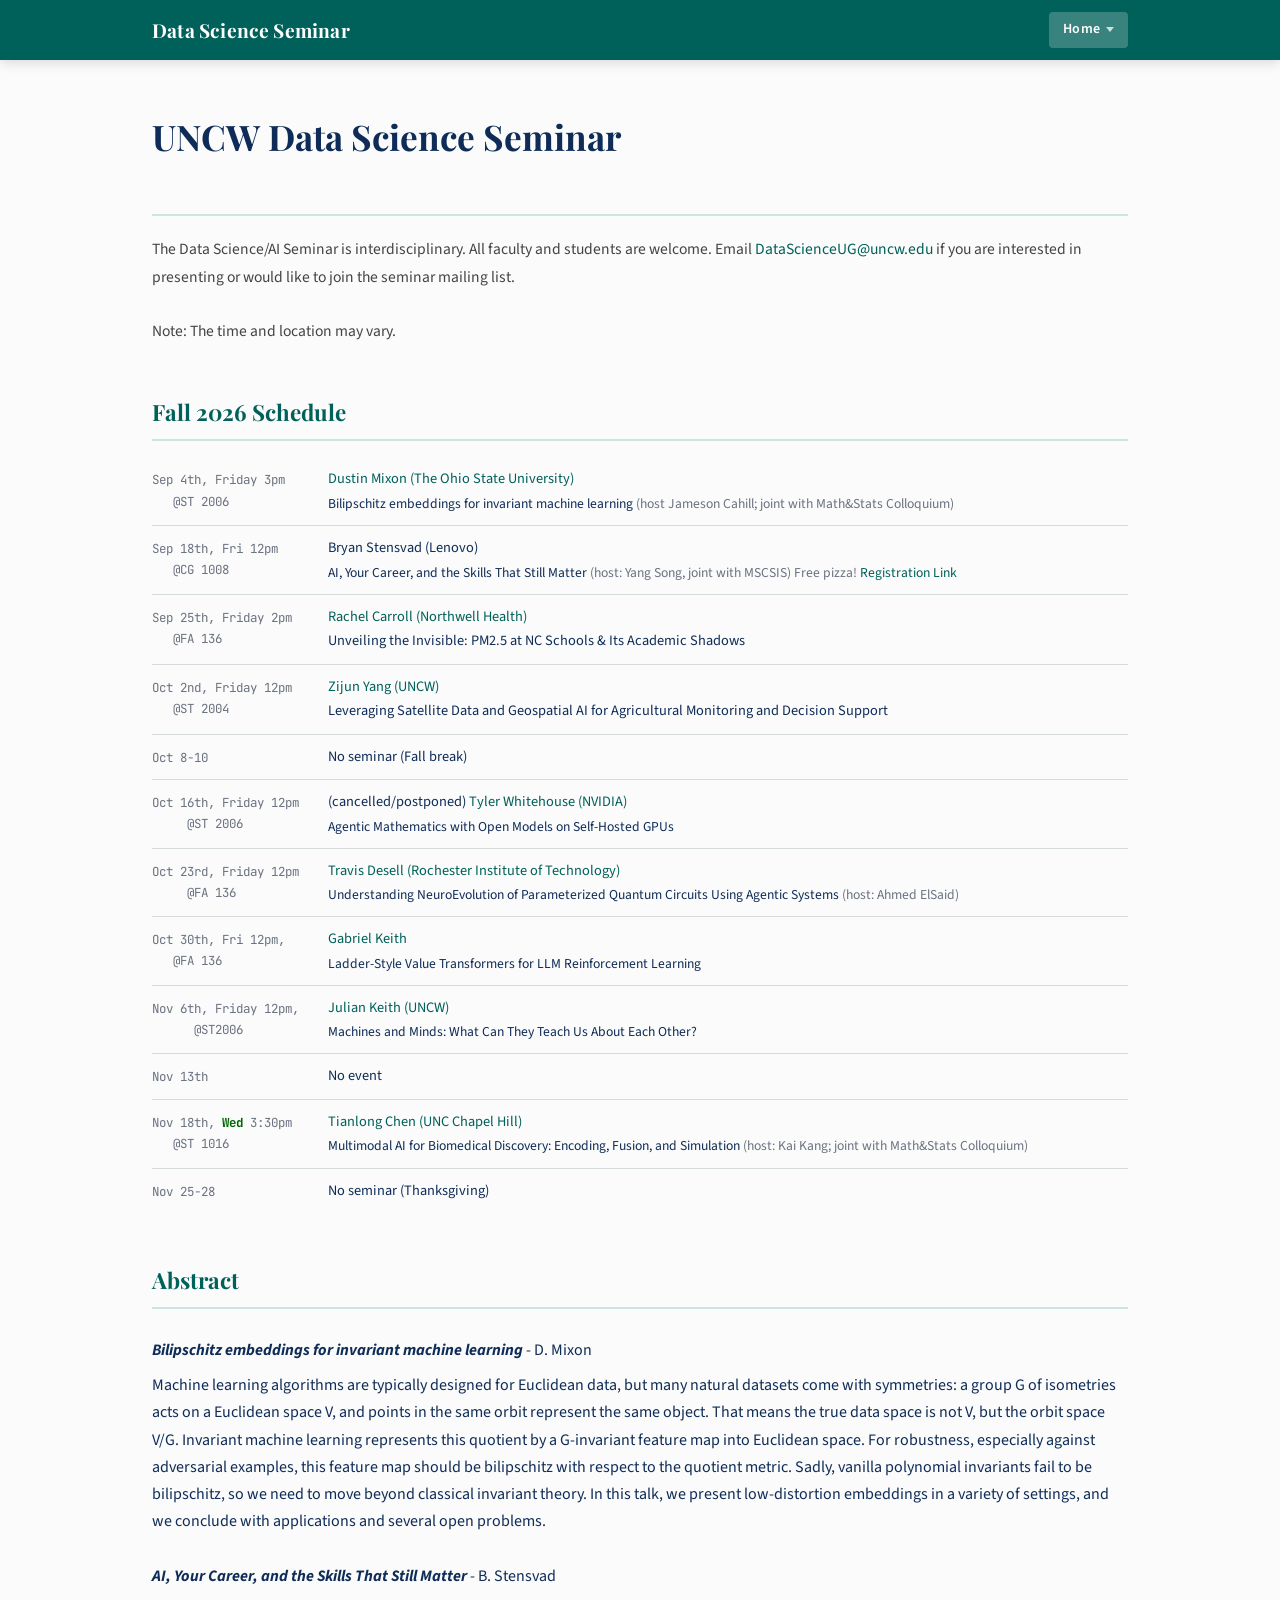
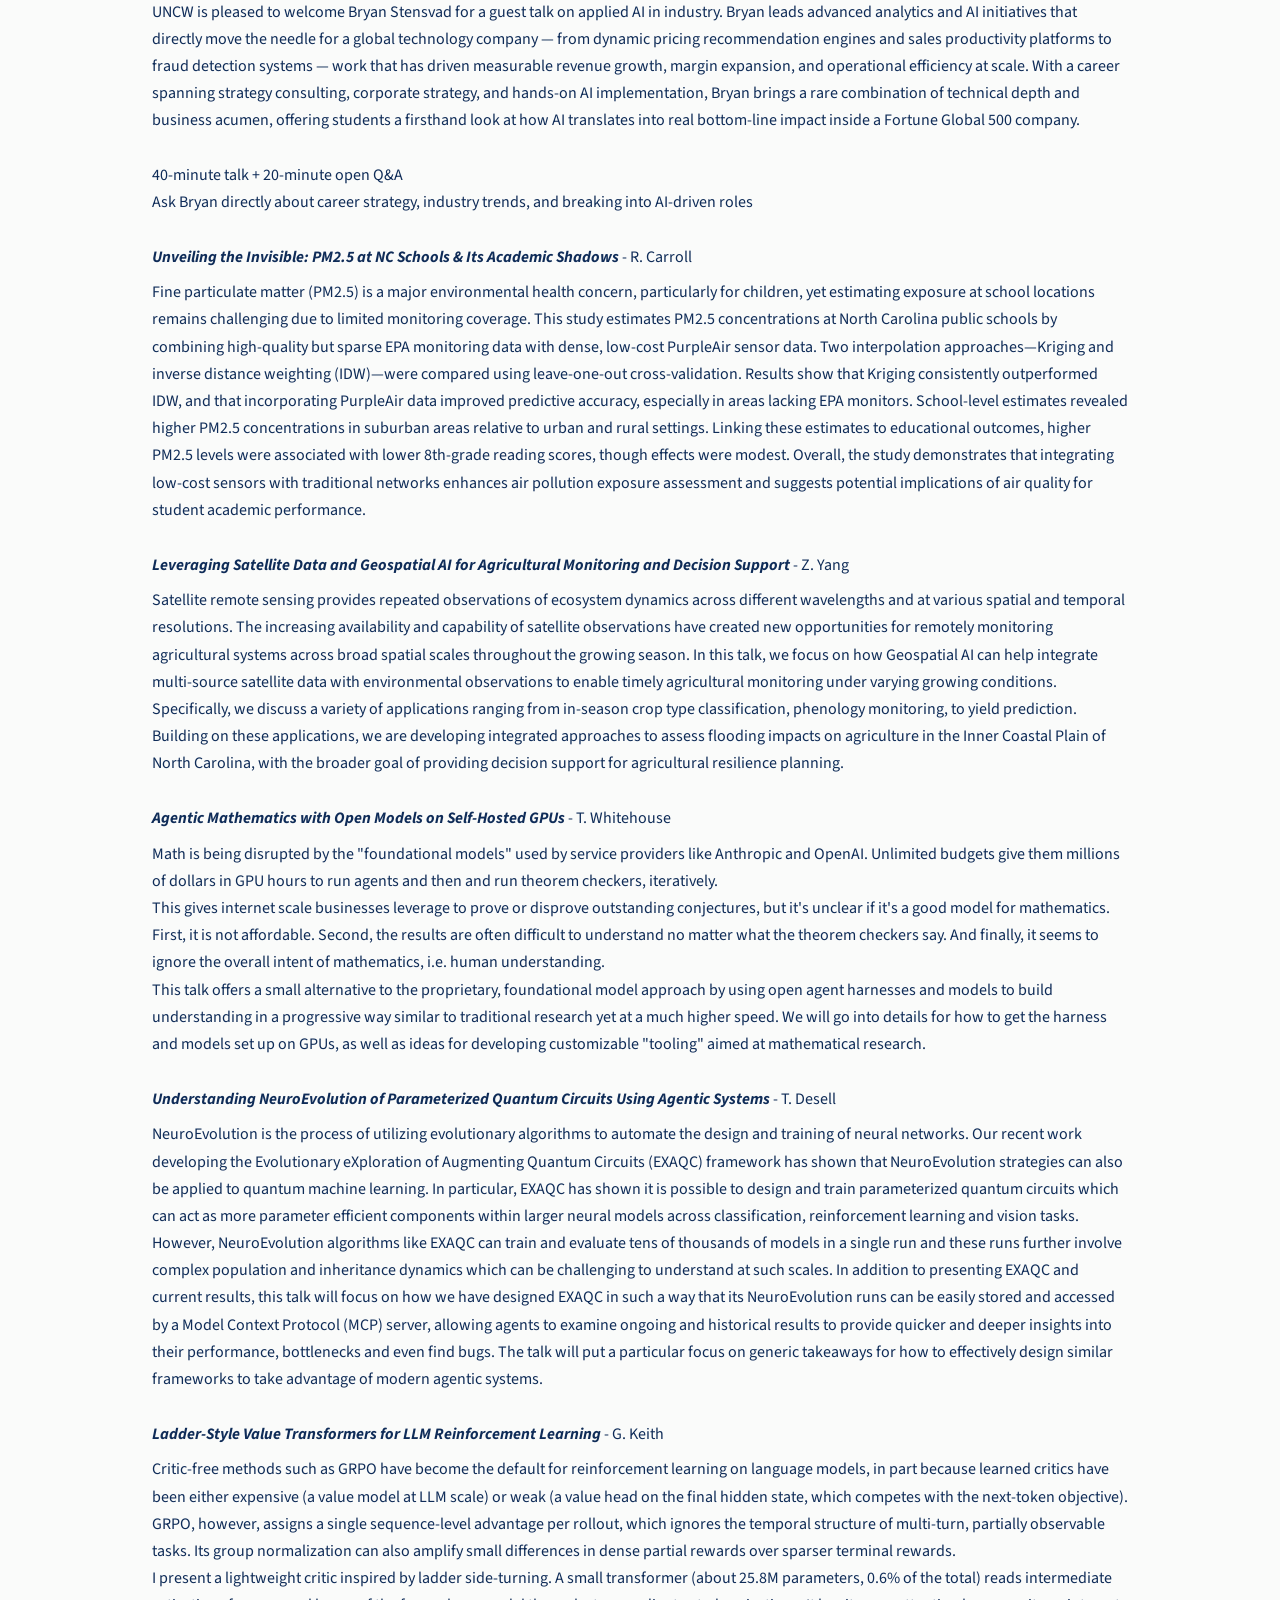
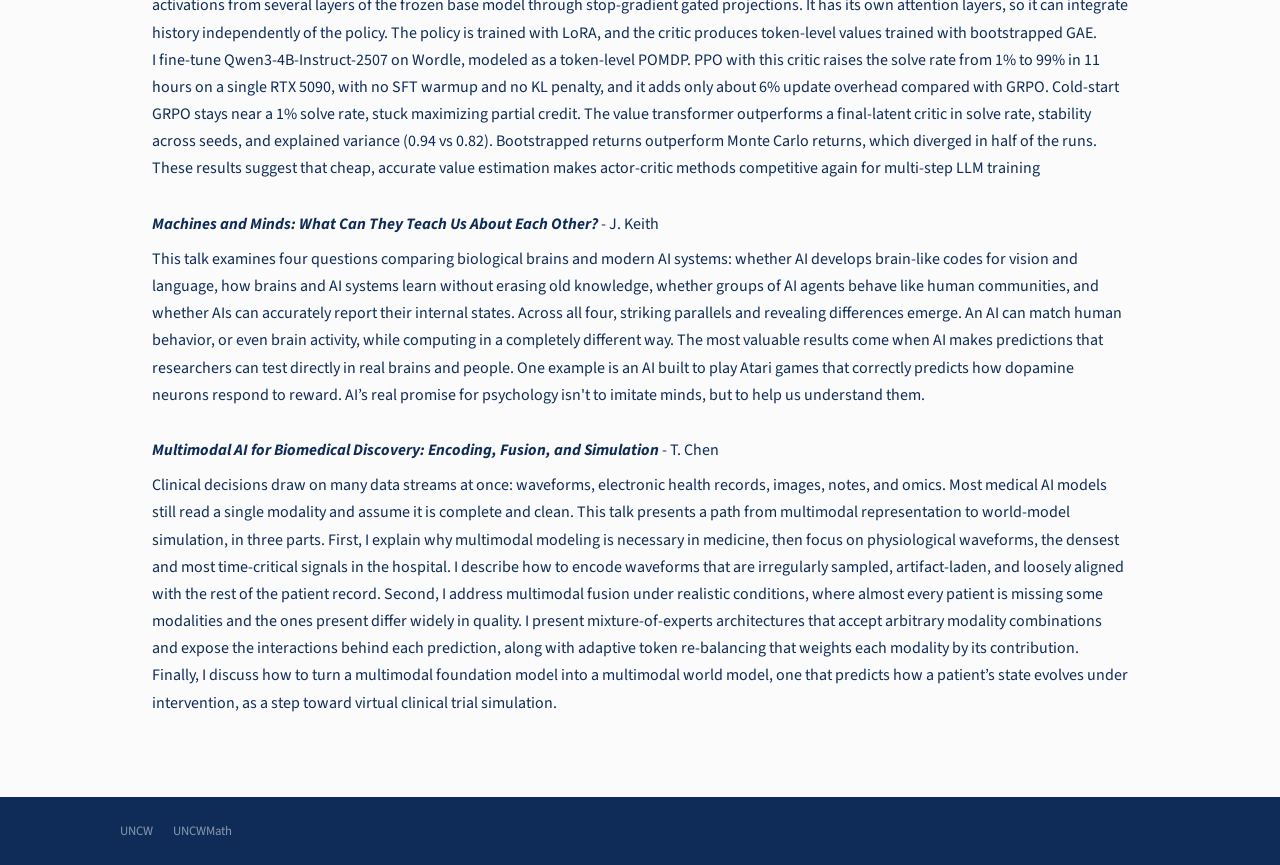
<file: index.html>
<!DOCTYPE html>
<html lang="en">
<head>
  <meta charset="UTF-8" />
  <meta name="viewport" content="width=device-width, initial-scale=1.0" />
  <title>DSC Seminar</title>
  <link rel="preconnect" href="https://fonts.googleapis.com" />
  <link rel="preconnect" href="https://fonts.gstatic.com" crossorigin />
  <link href="https://fonts.googleapis.com/css2?family=Playfair+Display:wght@700&family=Source+Sans+3:wght@400;600;700&family=JetBrains+Mono:wght@400&display=swap" rel="stylesheet" />
  <link rel="stylesheet" href="style.css" />
</head>
<body>

  <!-- ═══ HEADER ══════════════════════════════════════════ -->
  <header>
    <nav>
      <a class="logo" href="index.html">Data Science Seminar</a>
      <ul class="nav-links">
        <li class="has-dropdown">
          <a href="index.html" class="active">Home</a>
          <ul class="dropdown-menu">
            <li class="dropdown-note">Semesters</li>
            <li><a href="index.html" class="active">Fall 2026</a></li>
            <li><a href="spring2027.html">Spring 2027</a></li>
          </ul>
        </li>
      </ul>
    </nav>
  </header>

  <!-- ═══ MAIN ════════════════════════════════════════════ -->
  <main>
    <div class="page-wrap">

      

        <!-- Main content -->
        <div class="profile-main">
          <h1>UNCW Data Science Seminar</h1>
          <h2></h2>
          <div class="position"></div>

          <p class="bio">
            The Data Science/AI Seminar is interdisciplinary. All faculty and students are welcome. 
            Email <a href="mailto:DataScienceUG@uncw.edu">DataScienceUG@uncw.edu</a> if you are interested in presenting or would like to join the seminar mailing list.

            <br>
            <br>
            Note: The time and location may vary. 
          </p>

          
        <!-- Main content: schedule -->
          <h2>Fall 2026 Schedule</h2>
          <ul class="employment-list">
            
            <li>
              <span class="years">Sep 4th, Friday 3pm &nbsp; &nbsp;&nbsp;&nbsp;@ST 2006 </span>
              
              <div>
                <div class="role"><a href="https://math.osu.edu/people/mixon.23" target="_blank">Dustin Mixon (The Ohio State University)</a></div>
                
                <div class="inst"><a href="#mixon_abstract" style = "color:var(--ink);">Bilipschitz embeddings for invariant machine learning</a> (host Jameson Cahill; joint with Math&Stats Colloquium)</div>
              </div>
            </li>
            
            <li>
              <span class="years">Sep 18th, Fri 12pm &nbsp; &nbsp;&nbsp;&nbsp;@CG 1008  </span>
              <div>
                <div class="role">Bryan Stensvad (Lenovo)</div>
                <div class="inst"><a href="#stensvad_abstract" style = "color:var(--ink);">AI, Your Career, and the Skills That Still Matter</a> (host: Yang Song, joint with MSCSIS) Free pizza! <a href="https://uncw.az1.qualtrics.com/jfe/form/SV_6sqN8uPUdP3A2Uu" target="_blank">Registration Link</a></div>
              </div>
            </li>
            <li>
              <span class="years">Sep 25th, Friday 2pm &nbsp; &nbsp;&nbsp;&nbsp;@FA 136</span>
              <div>
                <div class="role"><a href="https://rachelmcarroll.weebly.com/" target="_blank">Rachel Carroll (Northwell Health)</a></div>
                <a href="#carroll_abstract" style = "color:var(--ink);">Unveiling the Invisible: PM2.5 at NC Schools & Its Academic Shadows</a>
              </div>
            </li>
            <li>
              <span class="years">Oct 2nd, Friday 12pm &nbsp; &nbsp;&nbsp;&nbsp;@ST 2004</span>
              <div>
                <div class="role"><a href="https://zijunyangeo.github.io/" target="_blank">Zijun Yang (UNCW)</a></div>
                <a href="#yang_abstract" style = "color:var(--ink);">Leveraging Satellite Data and Geospatial AI for Agricultural Monitoring and Decision Support</a>

              </div>
            </li>
            <li>
              <span class="years">Oct 8-10</span>
              <div>
                <div class="role">No seminar (Fall break)</div>
              </div>
            </li>
            <li>
              <span class="years">Oct 16th, Friday 12pm &nbsp; &nbsp;&nbsp;&nbsp;@ST 2006</span>
              <div>
                <div class="role">(cancelled/postponed) <a href="https://developer.nvidia.com/blog/author/twhitehouse/" target="_blank">Tyler Whitehouse (NVIDIA)</a> </div>
                <div class="inst"><a href="#whitehouse_abstract" style = "color:var(--ink);">Agentic Mathematics with Open Models on Self-Hosted GPUs</a>
                </div>
              </div>
            </li>
            <li>
              <span class="years">Oct 23rd, Friday 12pm &nbsp; &nbsp;&nbsp;&nbsp;@FA 136</span>
              <div>
                <div class="role"><a href="http://www.se.rit.edu/~travis" target="_blank">Travis Desell (Rochester Institute of Technology) </a></div>
                <div class="inst"><a href="#desell_abstract" style = "color:var(--ink);">Understanding NeuroEvolution of Parameterized Quantum Circuits Using Agentic Systems</a> (host: Ahmed ElSaid)</div>
              </div>
            </li>
            <li>
              <span class="years">Oct 30th, Fri 12pm, &nbsp; &nbsp;&nbsp;&nbsp;@FA 136</span>
              <div>
                <div class="role"><a href="https://gabrielkeith.dev/" target="_blank">Gabriel Keith</a></div>
                <div class="inst"><a href="#gkeith_abstract" style = "color:var(--ink);">Ladder-Style Value Transformers for LLM Reinforcement Learning </a>
                </div>
              </div>
            </li>
            <li>
              <span class="years">Nov 6th, Friday 12pm, &nbsp; &nbsp;&nbsp;&nbsp; @ST2006 </span>
              <div>
                <div class="role"><a href="https://drjkeith.github.io/" target="_blank">Julian Keith (UNCW)</a></div>
                <div class="inst"><a href="#jkeith_abstract" style="color:var(--ink);">Machines and Minds: What Can They Teach Us About Each Other?</a> 
                </div>
              </div>
            </li>
            <li>
              <span class="years">Nov 13th </span>
              <div> No event</div>
            </li>
            <li>
              <span class="years">Nov 18th, <strong style="color: darkgreen;">Wed</strong> 3:30pm &nbsp; &nbsp;&nbsp;&nbsp;@ST 1016</span>
              <div>
                <div class="role"><a href="https://tianlong-chen.github.io/" target="_blank">Tianlong Chen (UNC Chapel Hill) </a></div>
                <div class="inst"><a href="#chen_abstract" style="color:var(--ink);">Multimodal AI for Biomedical Discovery: Encoding, Fusion, and Simulation</a> (host: Kai Kang; joint with Math&Stats Colloquium) </div>
              </div>
            </li>
            <li>
              <span class="years">Nov 25-28</span>
              <div>
                <div class="role">No seminar (Thanksgiving)</div>
              </div>
            </li>
            
            
          </ul>
        
        <!-- Main content: abstracts -->
          <h2>Abstract</h2>
          <h3 id="mixon_abstract"><em>Bilipschitz embeddings for invariant machine learning </em>  <span style="font-weight: 400;"> - D. Mixon</span></h3> 
          <p> Machine learning algorithms are typically designed for Euclidean data, but many natural datasets come with symmetries: a group G of isometries acts on a Euclidean space V, and points in the same orbit represent the same object. That means the true data space is not V, but the orbit space V/G. Invariant machine learning represents this quotient by a G-invariant feature map into Euclidean space. For robustness, especially against adversarial examples, this feature map should be bilipschitz with respect to the quotient metric. Sadly, vanilla polynomial invariants fail to be bilipschitz, so we need to move beyond classical invariant theory. In this talk, we present low-distortion embeddings in a variety of settings, and we conclude with applications and several open problems.
          </p>

          <h3 id="stensvad_abstract"><em>AI, Your Career, and the Skills That Still Matter</em> <span style="font-weight: 400;"> - B. Stensvad</span></h3>
          <p> 
           UNCW is pleased to welcome Bryan Stensvad for a guest talk on applied AI in industry. Bryan leads advanced
            analytics and AI initiatives that directly move the needle for a global technology company — from dynamic pricing
            recommendation engines and sales productivity platforms to fraud detection systems — work that has driven
            measurable revenue growth, margin expansion, and operational efficiency at scale.
            With a career spanning strategy consulting, corporate strategy, and hands-on AI implementation, Bryan brings a
            rare combination of technical depth and business acumen, offering students a firsthand look at how AI translates
            into real bottom-line impact inside a Fortune Global 500 company.
            <br>
            <br>
            40-minute talk + 20-minute open Q&A
            <br>
Ask Bryan directly about career strategy, industry trends, and breaking into AI-driven roles
          </p>

          <h3 id="carroll_abstract"><em>Unveiling the Invisible: PM2.5 at NC Schools & Its Academic Shadows</em> <span style="font-weight: 400;"> - R. Carroll</span></h3>
          <p> Fine particulate matter (PM2.5) is a major environmental health concern, particularly for children, yet estimating exposure at school locations remains challenging due to limited monitoring coverage. 
            This study estimates PM2.5 concentrations at North Carolina public schools by combining high-quality but sparse EPA monitoring data with dense, low-cost PurpleAir sensor data. 
            Two interpolation approaches—Kriging and inverse distance weighting (IDW)—were compared using leave-one-out cross-validation. 
            Results show that Kriging consistently outperformed IDW, and that incorporating PurpleAir data improved predictive accuracy, especially in areas lacking EPA monitors. 
            School-level estimates revealed higher PM2.5 concentrations in suburban areas relative to urban and rural settings. 
            Linking these estimates to educational outcomes, higher PM2.5 levels were associated with lower 8th-grade reading scores, though effects were modest. 
            Overall, the study demonstrates that integrating low-cost sensors with traditional networks enhances air pollution exposure assessment and suggests potential implications of air quality for student academic performance.
          </p>

          <h3 id="yang_abstract"><em>Leveraging Satellite Data and Geospatial AI for Agricultural Monitoring and Decision Support</em> <span style="font-weight: 400;"> - Z. Yang</span></h3>
          <p> Satellite remote sensing provides repeated observations of ecosystem dynamics across different wavelengths and at various spatial and temporal resolutions. 
            The increasing availability and capability of satellite observations have created new opportunities for remotely monitoring agricultural systems across broad spatial scales throughout the growing season. 
            In this talk, we focus on how Geospatial AI can help integrate multi-source satellite data with environmental observations to enable timely agricultural monitoring under varying growing conditions. 
            Specifically, we discuss a variety of applications ranging from in-season crop type classification, phenology monitoring, to yield prediction. 
            Building on these applications, we are developing integrated approaches to assess flooding impacts on agriculture in the Inner Coastal Plain of North Carolina, with the broader goal of providing decision support for agricultural resilience planning.

          </p>

          <h3 id="whitehouse_abstract"><em>Agentic Mathematics with Open Models on Self-Hosted GPUs</em> <span style="font-weight: 400;"> - T. Whitehouse</span></h3>
          <p> Math is being disrupted by the "foundational models" used by service providers like Anthropic and OpenAI.
              Unlimited budgets give them millions of dollars in GPU hours to run agents and then and run theorem checkers, iteratively. <br>

              This gives internet scale businesses leverage to prove or disprove outstanding conjectures, but it's unclear if it's a good model for mathematics.
              First, it is not affordable. Second, the results are often difficult to understand no matter what the theorem checkers say. And finally, it
              seems to ignore the overall intent of mathematics, i.e. human understanding.<br>

              This talk offers a small alternative to the proprietary, foundational model approach by using open agent harnesses and models to build understanding in a progressive way similar to traditional research yet at a much higher speed. 
              We will go into details for how to get the harness and models set up on GPUs, as well as ideas for developing customizable "tooling" aimed at mathematical research.
          </p>

          <h3 id="desell_abstract"><em>Understanding NeuroEvolution of Parameterized Quantum Circuits Using Agentic Systems</em> <span style="font-weight: 400;"> - T. Desell</span></h3>
          <p> NeuroEvolution is the process of utilizing evolutionary algorithms to automate the design and training of neural networks.
          Our recent work developing the Evolutionary eXploration of Augmenting Quantum Circuits (EXAQC) framework has shown
          that NeuroEvolution strategies can also be applied to quantum machine learning. In particular, EXAQC has shown it is
          possible to design and train parameterized quantum circuits which can act as more parameter efficient components within
          larger neural models across classification, reinforcement learning and vision tasks. However, NeuroEvolution algorithms
          like EXAQC can train and evaluate tens of thousands of models in a single run and these runs further involve complex
          population and inheritance dynamics which can be challenging to understand at such scales. In addition to presenting
          EXAQC and current results, this talk will focus on how we have designed EXAQC in such a way that its NeuroEvolution runs
          can be easily stored and accessed by a Model Context Protocol (MCP) server, allowing agents to examine ongoing and
          historical results to provide quicker and deeper insights into their performance, bottlenecks and even find bugs. The talk
          will put a particular focus on generic takeaways for how to effectively design similar frameworks to take advantage of
          modern agentic systems.
          </p>

          <h3 id="gkeith_abstract"><em>Ladder-Style Value Transformers for LLM Reinforcement Learning</em> <span style="font-weight: 400;"> - G. Keith</span></h3>
          <p> Critic-free methods such as GRPO have become the default for
reinforcement learning on language models, in part because learned
critics have been either expensive (a value model at LLM scale) or
weak (a value head on the final hidden state, which competes with the
next-token objective). GRPO, however, assigns a single sequence-level
advantage per rollout, which ignores the temporal structure of
multi-turn, partially observable tasks. Its group normalization can
also amplify small differences in dense partial rewards over sparser
terminal rewards. <br>

I present a lightweight critic inspired by ladder side-turning. A
small transformer (about 25.8M parameters, 0.6% of the total) reads
intermediate activations from several layers of the frozen base model
through stop-gradient gated projections. It has its own attention
layers, so it can integrate history independently of the policy. The
policy is trained with LoRA, and the critic produces token-level
values trained with bootstrapped GAE.<br>

I fine-tune Qwen3-4B-Instruct-2507 on Wordle, modeled as a token-level
POMDP. PPO with this critic raises the solve rate from 1% to 99% in 11
hours on a single RTX 5090, with no SFT warmup and no KL penalty, and
it adds only about 6% update overhead compared with GRPO. Cold-start
GRPO stays near a 1% solve rate, stuck maximizing partial credit. The
value transformer outperforms a final-latent critic in solve rate,
stability across seeds, and explained variance (0.94 vs 0.82).
Bootstrapped returns outperform Monte Carlo returns, which diverged in
half of the runs. These results suggest that cheap, accurate value
estimation makes actor-critic methods competitive again for multi-step
LLM training
          </p>

          <h3 id="jkeith_abstract"><em>Machines and Minds: What Can They Teach Us About Each Other?</em>
              <span style="font-weight: 400;"> - J. Keith</span>
          </h3>
          <p>
            This talk examines four questions comparing biological brains and modern AI systems: whether AI develops brain-like codes for vision and language, how brains and AI systems learn without erasing old knowledge, whether groups of AI agents behave like human communities, and whether AIs can accurately report their internal states. 
            Across all four, striking parallels and revealing differences emerge. 
            An AI can match human behavior, or even brain activity, while computing in a completely different way. 
            The most valuable results come when AI makes predictions that researchers can test directly in real brains and people. 
            One example is an AI built to play Atari games that correctly predicts how dopamine neurons respond to reward. AI’s real promise for psychology isn't to imitate minds, but to help us understand them.
          </p>
          
          <h3 id="chen_abstract"><em>Multimodal AI for Biomedical Discovery: Encoding, Fusion, and Simulation</em>
              <span style="font-weight: 400;"> - T. Chen</span>
          </h3>
          <p>
            Clinical decisions draw on many data streams at once: waveforms, electronic health records, images, notes, and omics. Most medical AI models still read a single modality and assume it is complete and clean. This talk presents a path from multimodal representation to world-model simulation, in three parts. First, I explain why multimodal modeling is necessary in medicine, then focus on physiological waveforms, the densest and most time-critical signals in the hospital. I describe how to encode waveforms that are irregularly sampled, artifact-laden, and loosely aligned with the rest of the patient record. Second, I address multimodal fusion under realistic conditions, where almost every patient is missing some modalities and the ones present differ widely in quality. I present mixture-of-experts architectures that accept arbitrary modality combinations and expose the interactions behind each prediction, along with adaptive token re-balancing that weights each modality by its contribution. Finally, I discuss how to turn a multimodal foundation model into a multimodal world model, one that predicts how a patient’s state evolves under intervention, as a step toward virtual clinical trial simulation.
          </p>

        </div>
      

    </div>
  </main>

  <!-- ═══ FOOTER ═══════════════════════════════════════════ -->
  <footer>
    <div class="footer-inner">
     
      <div class="footer-links">
        <a href="https://uncw.edu" target="_blank">UNCW</a>
        <a href="https://uncw.edu/math/" target="_blank">UNCWMath</a>
      </div>
    </div>
  </footer>

</body>
</html>
</file>
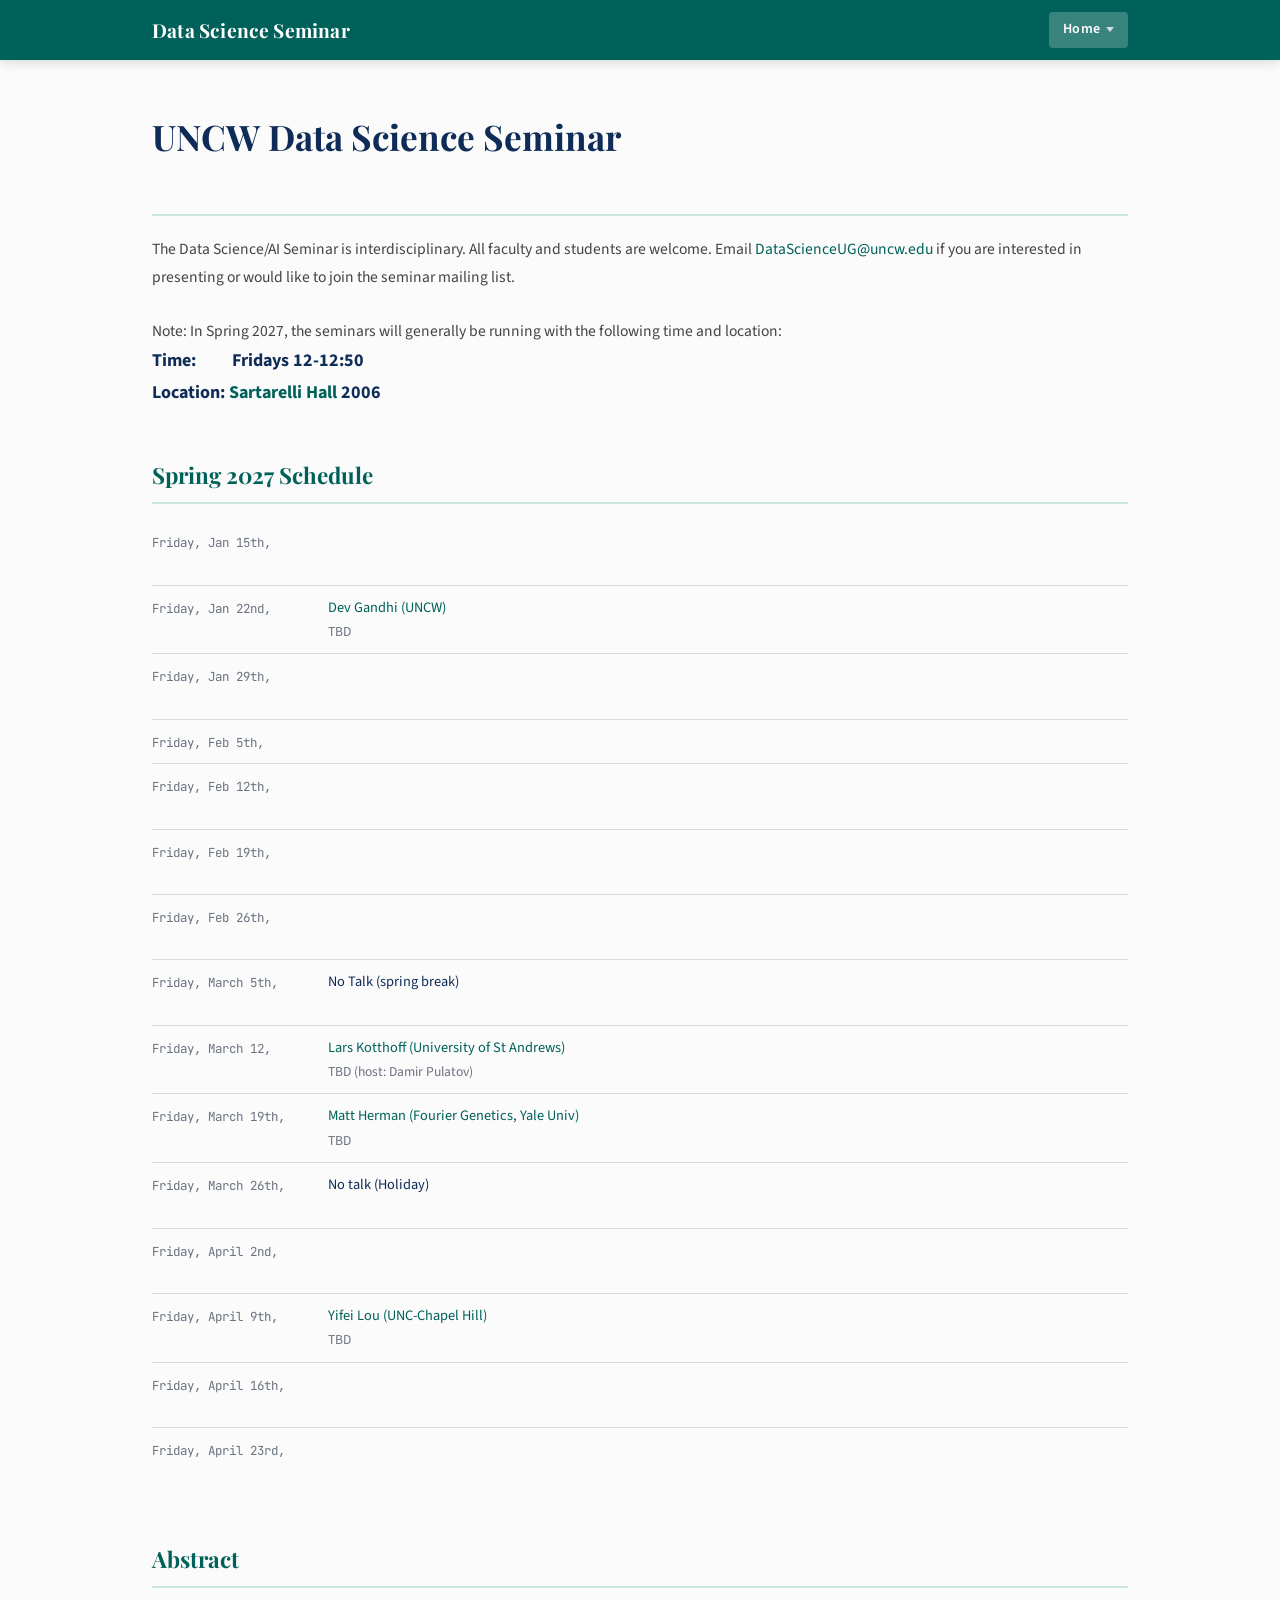
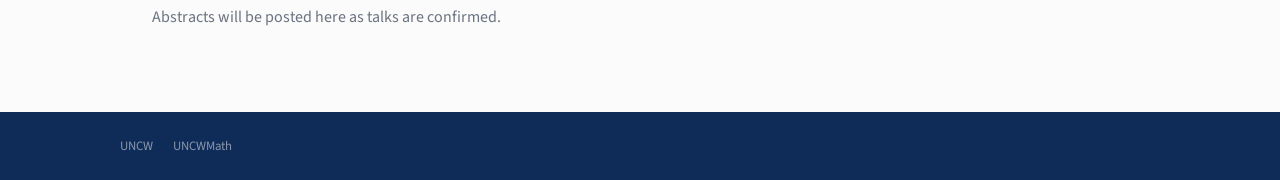
<file: spring2027.html>
<!DOCTYPE html>
<html lang="en">
<head>
  <meta charset="UTF-8" />
  <meta name="viewport" content="width=device-width, initial-scale=1.0" />
  <title>DSC Seminar — Spring 2027</title>
  <link rel="preconnect" href="https://fonts.googleapis.com" />
  <link rel="preconnect" href="https://fonts.gstatic.com" crossorigin />
  <link href="https://fonts.googleapis.com/css2?family=Playfair+Display:wght@700&family=Source+Sans+3:wght@400;600;700&family=JetBrains+Mono:wght@400&display=swap" rel="stylesheet" />
  <link rel="stylesheet" href="style.css" />
</head>
<body>

  <!-- ═══ HEADER ══════════════════════════════════════════ -->
  <header>
    <nav>
      <a class="logo" href="index.html">Data Science Seminar</a>
      <ul class="nav-links">
        <li class="has-dropdown">
          <a href="index.html" class="active">Home</a>
          <ul class="dropdown-menu">
            <li class="dropdown-note">Semesters</li>
            <li><a href="index.html">Fall 2026</a></li>
            <li><a href="spring2027.html" class="active">Spring 2027</a></li>
          </ul>
        </li>
      </ul>
    </nav>
  </header>

  <!-- ═══ MAIN ════════════════════════════════════════════ -->
  <main>
    <div class="page-wrap">

        <!-- Main content -->
        <div class="profile-main">
          <h1>UNCW Data Science Seminar</h1>
          <h2></h2>
          <div class="position"></div>

          <p class="bio">
            The Data Science/AI Seminar is interdisciplinary. All faculty and students are welcome. 
            Email <a href="mailto:DataScienceUG@uncw.edu">DataScienceUG@uncw.edu</a> if you are interested in presenting or would like to join the seminar mailing list.

            <br>
            <br>
            Note: In Spring 2027, the seminars will generally be running with the following time and location:
            <br>
            <span style="font-size: large; color:var(--uncwblue); font-weight: bold;" >
              Time: &nbsp; &nbsp; &nbsp; &nbsp;  Fridays 12-12:50 <br>
              Location: <a href="https://maps.app.goo.gl/R8AgkwZZuaLVjGGQ6" target="_blank">Sartarelli Hall</a>  2006
            </span>
          </p>

        <!-- Main content: schedule -->
          <h2>Spring 2027 Schedule</h2>
          <ul class="employment-list">
            <li>
              <span class="years">Friday, Jan 15th, &nbsp; &nbsp;&nbsp;&nbsp; </span>
              
            </li>
            <li>
              <span class="years">Friday, Jan 22nd, &nbsp; &nbsp;&nbsp;&nbsp; </span>
              <div>
                <div class="role"><a href="https://library.uncw.edu/staff/dev_gandhi" target="_blank">Dev Gandhi (UNCW) </a></div>
                <div class="inst">TBD  </div>
              </div>
            </li>
            <li>
              <span class="years">Friday, Jan 29th, &nbsp; &nbsp;&nbsp;&nbsp; </span>
              
            </li>
            <li>
              <span class="years">Friday, Feb 5th, &nbsp; &nbsp;&nbsp;&nbsp; </span>
              
            </li>
            <li>
              <span class="years">Friday, Feb 12th, &nbsp; &nbsp;&nbsp;&nbsp; </span>
              
            </li>
            <li>
              <span class="years">Friday, Feb 19th, &nbsp; &nbsp;&nbsp;&nbsp; </span>
              
            </li>
            <li>
              <span class="years">Friday, Feb 26th, &nbsp; &nbsp;&nbsp;&nbsp; </span>
              
            </li>
            <li>
              <span class="years">Friday, March 5th, &nbsp; &nbsp;&nbsp;&nbsp; </span>
              <div>No Talk (spring break)</div>
            </li>
            <li>
              <span class="years">Friday, March 12, &nbsp; &nbsp;&nbsp;&nbsp; </span>
              <div>
                <div class="role"><a href="https://www.st-andrews.ac.uk/computer-science/people/lk223/" target="_blank">Lars Kotthoff (University of St Andrews) </a></div>
                <div class="inst">TBD (host: Damir Pulatov) </div>
              </div>
            </li>
           <li>
              <span class="years">Friday, March 19th, &nbsp; &nbsp;&nbsp;&nbsp; </span>
              <div>
                <div class="role"><a href="" target="_blank">Matt Herman (Fourier Genetics, Yale Univ) </a></div>
                <div class="inst">TBD  </div>
              </div>
            </li>
            <li>
              <span class="years">Friday, March 26th, &nbsp; &nbsp;&nbsp;&nbsp; </span>
              <div> No talk (Holiday)</div>
            </li>
            <li>
              <span class="years">Friday, April 2nd, &nbsp; &nbsp;&nbsp;&nbsp; </span>
              
            </li>
            <li>
              <span class="years">Friday, April 9th, &nbsp; &nbsp;&nbsp;&nbsp; </span>
              <div>
                <div class="role"><a href="https://sites.google.com/site/louyifei/home" target="_blank">Yifei Lou (UNC-Chapel Hill) </a></div>
                <div class="inst">TBD  </div>
              </div>
            </li>
            <li>
              <span class="years">Friday, April 16th, &nbsp; &nbsp;&nbsp;&nbsp; </span>
              
            </li>
            <li>
              <span class="years">Friday, April  23rd, &nbsp; &nbsp;&nbsp;&nbsp; </span>
              
            </li>

          </ul>

        <!-- Main content: abstracts -->
          <h2>Abstract</h2>
          <p style="color: var(--muted);">Abstracts will be posted here as talks are confirmed.</p>

        </div>

    </div>
  </main>

  <!-- ═══ FOOTER ═══════════════════════════════════════════ -->
  <footer>
    <div class="footer-inner">

      <div class="footer-links">
        <a href="https://uncw.edu" target="_blank">UNCW</a>
        <a href="https://uncw.edu/math/" target="_blank">UNCWMath</a>
      </div>
    </div>
  </footer>

</body>
</html>
</file>
<file: style.css>
/* ═══════════════════════════════════════════════
   Xuemei Chen — Academic Site Stylesheet
   ═══════════════════════════════════════════════ */
/*ink color #1c1c1c;

/* ─── Tokens ─────────────────────────────────── */
:root {
  --teal:      #00605a;
  --teal-light:#e6f2f1;
  --teal-mid:  #cce5e3;
  --gold:      #b8860b;
  --uncwblue: rgb(15, 44, 88);
  --ink:       rgb(15, 44, 88); 
  --mid:       #444444;
  --muted:     #6b7280;
  --rule:      #d4dbd9;
  --bg:        #fafbfa;
  --white:     #ffffff;

  --display:   'Playfair Display', serif;
  --body:      'Source Sans 3', sans-serif;
  --mono:      'JetBrains Mono', monospace;

  --max:       1040px;
  --nav-h:     60px;
}

/* ─── Reset ──────────────────────────────────── */
*, *::before, *::after { box-sizing: border-box; margin: 0; padding: 0; }
html { scroll-behavior: smooth; }

body {
  font-family: var(--body);
  background: var(--bg);
  color: var(--ink);
  font-size: 16px;
  line-height: 1.7;
  min-height: 100vh;
  display: flex;
  flex-direction: column;
}

main { flex: 1; }

a {
  color: var(--teal);
  text-decoration: none;
  transition: color 0.15s;
}
a:hover { color: var(--gold); text-decoration: underline; }

/* ─── Header / Nav ───────────────────────────── */
header {
  position: sticky;
  top: 0;
  z-index: 100;
  height: var(--nav-h);
  background: var(--teal);
  display: flex;
  align-items: center;
  box-shadow: 0 2px 12px rgba(0,0,0,0.15);
}

nav {
  width: 100%;
  max-width: var(--max);
  margin: 0 auto;
  padding: 0 32px;
  display: flex;
  align-items: center;
  justify-content: space-between;
}

.logo {
  font-family: var(--display);
  font-size: 1.2rem;
  font-weight: 700;
  color: var(--white);
  text-decoration: none;
  letter-spacing: 0.01em;
}

.logo:hover { color: var(--teal-mid); text-decoration: none; }

.nav-links {
  display: flex;
  list-style: none;
  gap: 4px;
}

.nav-links a {
  font-family: var(--body);
  font-size: 0.875rem;
  font-weight: 600;
  letter-spacing: 0.04em;
  color: rgba(255,255,255,0.82);
  text-decoration: none;
  padding: 6px 14px;
  border-radius: 4px;
  transition: background 0.15s, color 0.15s;
}

.nav-links a:hover {
  background: rgba(255,255,255,0.15);
  color: var(--white);
  text-decoration: none;
}

.nav-links a.active {
  background: rgba(255,255,255,0.22);
  color: var(--white);
}

/* ─── Nav dropdown ───────────────────────────── */
.nav-links li {
  position: relative;
}

.nav-links li.has-dropdown > a {
  display: inline-flex;
  align-items: center;
  gap: 5px;
}

.nav-links li.has-dropdown > a::after {
  content: '';
  width: 0;
  height: 0;
  border-left: 4px solid transparent;
  border-right: 4px solid transparent;
  border-top: 5px solid currentColor;
  opacity: 0.75;
  transition: transform 0.15s;
}

.nav-links li.has-dropdown:hover > a::after,
.nav-links li.has-dropdown:focus-within > a::after {
  transform: rotate(180deg);
}

.dropdown-menu {
  position: absolute;
  top: 100%;
  left: 0;
  min-width: 200px;
  background: var(--white);
  border: 1px solid var(--rule);
  border-radius: 6px;
  box-shadow: 0 8px 24px rgba(0,0,0,0.18);
  padding: 6px;
  list-style: none;
  display: none;
  flex-direction: column;
  gap: 2px;
  z-index: 200;
}

.nav-links li.has-dropdown:hover .dropdown-menu,
.nav-links li.has-dropdown:focus-within .dropdown-menu {
  display: flex;
}

.dropdown-menu li {
  width: 100%;
}

.dropdown-menu a {
  display: block;
  font-family: var(--body);
  font-size: 0.85rem;
  font-weight: 600;
  letter-spacing: 0.01em;
  color: var(--ink);
  padding: 8px 12px;
  border-radius: 4px;
  text-decoration: none;
}

.dropdown-menu a:hover {
  background: var(--teal-light);
  color: var(--teal);
  text-decoration: none;
}

.dropdown-menu a.active {
  background: var(--teal-light);
  color: var(--teal);
}

.dropdown-menu .dropdown-note {
  padding: 6px 12px 4px;
  font-size: 0.7rem;
  font-weight: 700;
  letter-spacing: 0.08em;
  text-transform: uppercase;
  color: var(--muted);
}

/* ─── Page wrapper ───────────────────────────── */
.page-wrap {
  max-width: var(--max);
  margin: 0 auto;
  padding: 56px 32px 80px;
}

/* ─── Section headings ───────────────────────── */
h1 {
  font-family: var(--display);
  font-size: 2.2rem;
  font-weight: 700;
  color: var(--ink);
  line-height: 1.2;
}

h2 {
  font-family: var(--display);
  font-size: 1.4rem;
  font-weight: 700;
  color: var(--teal);
  margin-top: 48px;
  margin-bottom: 16px;
  padding-bottom: 8px;
  border-bottom: 2px solid var(--teal-mid);
}

h3 {
  font-family: var(--body);
  font-size: 1rem;
  font-weight: 700;
  color: var(--ink);
  margin-top: 28px;
  margin-bottom: 8px;
}

/* ─── Footer ─────────────────────────────────── */
footer {
  background: var(--ink);
  color: rgba(255,255,255,0.45);
  padding: 24px 32px;
  font-size: 0.8rem;
  line-height: 1.6;
}

.footer-inner {
  max-width: var(--max);
  margin: 0 auto;
  display: flex;
  justify-content: space-between;
  align-items: center;
  gap: 16px;
  flex-wrap: wrap;
}

.footer-links {
  display: flex;
  gap: 20px;
  flex-wrap: wrap;
}

.footer-links a {
  color: rgba(255,255,255,0.5);
  font-size: 0.8rem;
}

.footer-links a:hover { color: var(--teal-mid); text-decoration: none; }


/* ═══════════════════════════════════════════════
   HOME PAGE
   ═══════════════════════════════════════════════ */
.profile-grid {
  display: grid;
  grid-template-columns: 1fr 2.4fr;
  gap: 48px;
  align-items: start;
  margin-bottom: 48px;
}

.profile-sidebar {
  display: flex;
  flex-direction: column;
  gap: 0;
}

.profile-photo-placeholder {
  width: 100%;
  aspect-ratio: 1;
  max-width: 200px;
  background: var(--teal-light);
  border: 3px solid var(--teal-mid);
  border-radius: 4px;
  display: flex;
  align-items: center;
  justify-content: center;
  font-family: var(--display);
  font-size: 3.5rem;
  color: var(--teal);
  margin-bottom: 20px;
}

.contact-block {
  background: var(--white);
  border: 1px solid var(--rule);
  border-radius: 4px;
  padding: 18px 20px;
  font-size: 0.875rem;
  line-height: 2;
}

.contact-block .title {
  font-weight: 700;
  color: var(--ink);
  font-size: 0.95rem;
  margin-bottom: 4px;
}

.contact-block .dept {
  color: var(--muted);
  font-size: 0.82rem;
  margin-bottom: 12px;
  line-height: 1.5;
}

.contact-block .row {
  display: flex;
  gap: 8px;
  align-items: baseline;
  color: var(--mid);
  font-size: 0.82rem;
}

.contact-block .row .lbl {
  font-weight: 600;
  color: var(--ink);
  min-width: 50px;
}

.ext-links {
  margin-top: 14px;
  display: flex;
  flex-direction: column;
  gap: 6px;
}

.ext-links a {
  font-size: 0.82rem;
  font-weight: 600;
  display: inline-flex;
  align-items: center;
  gap: 5px;
}

.profile-main h1 { margin-bottom: 6px; }

.profile-main .position {
  font-size: 1rem;
  color: var(--teal);
  font-weight: 600;
  margin-bottom: 20px;
}

.bio {
  font-size: 0.975rem;
  color: var(--mid);
  line-height: 1.75;
  margin-bottom: 28px;
}

/* Highlight cards on home */
.highlight-cards {
  display: grid;
  grid-template-columns: 1fr 1fr;
  gap: 16px;
  margin-top: 8px;
}

.highlight-card {
  background: var(--white);
  border: 1px solid var(--rule);
  border-left: 4px solid var(--teal);
  border-radius: 4px;
  padding: 16px 18px;
  text-decoration: none;
  color: inherit;
  transition: box-shadow 0.15s, border-left-color 0.15s;
  display: block;
}

.highlight-card:hover {
  box-shadow: 0 4px 16px rgba(0,96,90,0.12);
  border-left-color: var(--gold);
  text-decoration: none;
  color: inherit;
}

.highlight-card .hc-label {
  font-size: 0.9rem;
  font-weight: 700;
  letter-spacing: 0.1em;
  text-transform: uppercase;
  color: var(--teal);
  margin-bottom: 4px;
}

.highlight-card .hc-title {
  font-size: 1.1rem;
  font-weight: 600;
  color: var(--ink);
  line-height: 1.4;
}

/* Employment table */
.employment-list {
  list-style: none;
  display: flex;
  flex-direction: column;
  gap: 0;
}

.employment-list li {
  display: grid;
  grid-template-columns: 160px 1fr;
  gap: 16px;
  padding: 10px 0;
  border-bottom: 1px solid var(--rule);
  font-size: 0.9rem;
}

.employment-list li:last-child { border-bottom: none; }

.employment-list .years {
  color: var(--muted);
  font-family: var(--mono);
  font-size: 0.78rem;
  padding-top: 2px;
}

.employment-list .role { color: var(--ink); }
.employment-list .inst { color: var(--muted); font-size: 0.85rem; }


/* ═══════════════════════════════════════════════
   RESEARCH PAGE
   ═══════════════════════════════════════════════ */
.grant-list {
  list-style: none;
  display: flex;
  flex-direction: column;
  gap: 12px;
}

.grant-list li {
  background: var(--teal-light);
  border-left: 4px solid var(--teal);
  padding: 12px 16px;
  border-radius: 0 4px 4px 0;
  font-size: 0.9rem;
  line-height: 1.5;
}

.pub-list {
  list-style: none;
  display: flex;
  flex-direction: column;
  gap: 0;
  counter-reset: pub-counter 23;
}

.pub-list li {
  display: grid;
  grid-template-columns: 32px 1fr;
  gap: 12px;
  padding: 12px 0;
  border-bottom: 1px solid var(--rule);
  font-size: 0.88rem;
  line-height: 1.6;
  counter-increment: pub-counter -1;
}

.pub-list li:last-child { border-bottom: none; }

.pub-num {
  font-family: var(--mono);
  font-size: 0.75rem;
  color: var(--muted);
  padding-top: 3px;
  text-align: right;
}

.pub-body { color: var(--mid); }
.pub-body strong { color: var(--ink); }

.pub-links {
  margin-top: 4px;
  display: flex;
  gap: 10px;
  flex-wrap: wrap;
}

.pub-links a {
  font-size: 0.75rem;
  font-weight: 700;
  letter-spacing: 0.03em;
  background: var(--teal-light);
  color: var(--teal);
  padding: 2px 8px;
  border-radius: 3px;
  text-decoration: none;
}

.pub-links a:hover { background: var(--teal); color: var(--white); text-decoration: none; }

.conf-list {
  list-style: none;
  display: flex;
  flex-direction: column;
  gap: 8px;
}

.conf-list li {
  font-size: 0.88rem;
  color: var(--mid);
  padding: 8px 0;
  border-bottom: 1px solid var(--rule);
  line-height: 1.55;
}

.conf-list li:last-child { border-bottom: none; }


/* ═══════════════════════════════════════════════
   TEACHING PAGE
   ═══════════════════════════════════════════════ */
.current-teaching {
  background: var(--teal-light);
  border: 1px solid var(--teal-mid);
  border-radius: 6px;
  padding: 20px 24px;
  margin-bottom: 12px;
}

.current-teaching .sem-label {
  font-size: 0.72rem;
  font-weight: 700;
  letter-spacing: 0.12em;
  text-transform: uppercase;
  color: var(--teal);
  margin-bottom: 6px;
}

.current-teaching p {
  font-size: 0.95rem;
  font-weight: 600;
  color: var(--ink);
}

.teaching-block { margin-bottom: 32px; }

.teaching-block h3 {
  font-size: 0.95rem;
  font-weight: 700;
  color: var(--teal);
  background: var(--teal-light);
  padding: 6px 12px;
  border-radius: 3px;
  margin-top: 24px;
  margin-bottom: 0;
}

.teaching-rows {
  list-style: none;
  border: 1px solid var(--rule);
  border-top: none;
  border-radius: 0 0 4px 4px;
  overflow: hidden;
}

.teaching-rows li {
  display: grid;
  grid-template-columns: 100px 1fr;
  gap: 16px;
  padding: 9px 14px;
  font-size: 0.875rem;
  border-bottom: 1px solid var(--rule);
  background: var(--white);
  align-items: baseline;
}

.teaching-rows li:last-child { border-bottom: none; }
.teaching-rows li:nth-child(even) { background: var(--bg); }

.teaching-rows .sem {
  font-family: var(--mono);
  font-size: 0.75rem;
  color: var(--muted);
  white-space: nowrap;
}

.teaching-rows .course { color: var(--ink); }


/* ═══════════════════════════════════════════════
   STUDENTS PAGE
   ═══════════════════════════════════════════════ */
.opportunity-box {
  background: var(--white);
  border: 1px solid var(--rule);
  border-left: 5px solid var(--gold);
  border-radius: 0 6px 6px 0;
  padding: 24px 28px;
  margin-bottom: 32px;
  font-size: 0.95rem;
  line-height: 1.75;
  color: var(--mid);
}

.opportunity-box strong { color: var(--ink); }

.link-list {
  list-style: none;
  display: flex;
  flex-direction: column;
  gap: 0;
}

.link-list li {
  padding: 11px 0;
  border-bottom: 1px solid var(--rule);
  font-size: 0.9rem;
  display: flex;
  align-items: baseline;
  gap: 10px;
}

.link-list li:last-child { border-bottom: none; }

.link-list li::before {
  content: '→';
  color: var(--teal);
  font-size: 0.85rem;
  flex-shrink: 0;
}

.ds-badge {
  display: inline-block;
  background: var(--teal);
  color: var(--white);
  font-size: 0.72rem;
  font-weight: 700;
  letter-spacing: 0.06em;
  text-transform: uppercase;
  padding: 3px 9px;
  border-radius: 3px;
  margin-bottom: 16px;
}

.ds-note {
  background: var(--teal-light);
  border-radius: 6px;
  padding: 16px 20px;
  font-size: 0.9rem;
  color: var(--mid);
  margin-bottom: 28px;
}


/* ═══════════════════════════════════════════════
   RESPONSIVE
   ═══════════════════════════════════════════════ */
@media (max-width: 720px) {
  nav { padding: 0 16px; }
  .nav-links { gap: 2px; }
  .nav-links a { padding: 5px 9px; font-size: 0.8rem; }
  .logo { font-size: 1rem; }

  .page-wrap { padding: 36px 16px 60px; }

  .profile-grid { grid-template-columns: 1fr; gap: 28px; }
  .profile-photo-placeholder { max-width: 120px; font-size: 2.5rem; }

  .highlight-cards { grid-template-columns: 1fr; }

  .employment-list li { grid-template-columns: 1fr; gap: 2px; }
  .employment-list .years { font-size: 0.72rem; }

  .pub-list li { grid-template-columns: 24px 1fr; }

  .teaching-rows li { grid-template-columns: 80px 1fr; }

  .footer-inner { flex-direction: column; align-items: flex-start; }

  .dropdown-menu {
    left: auto;
    right: 0;
    min-width: 170px;
  }
}
</file>
